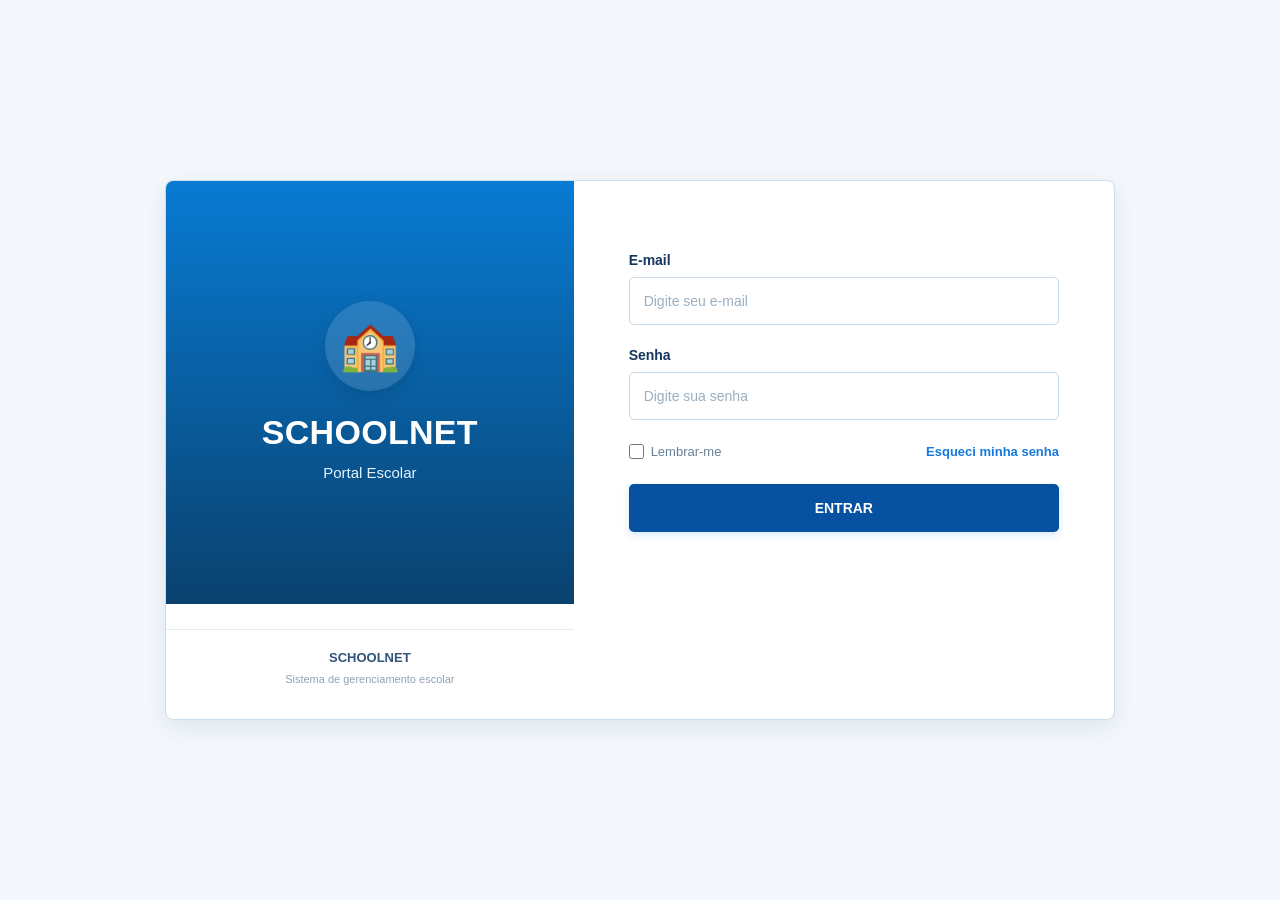
<file: frontend/index.html>
<!DOCTYPE html>
<html lang="pt-BR">

<head>
    <meta charset="UTF-8">

    <meta name="viewport" content="width=device-width, initial-scale=1.0">

    <title>SCHOOLNET</title>

    <link rel="stylesheet" href="style.css">
</head>

<body class="login-page">

    <main class="login-container">

        <section class="login-card">

            <!-- CABEÇALHO -->
            <header class="login-header">

                <div class="logo">
                    🏫
                </div>

                <h1>SCHOOLNET</h1>

                <p>Portal Escolar</p>

            </header>


            <!-- MENSAGEM DE ERRO -->
            <div
                id="loginMessage"
                class="message message-error hidden"
                role="alert"
            >
                E-mail ou senha incorretos.
            </div>


            <!-- FORMULÁRIO -->
            <form id="loginForm">

                <!-- E-MAIL -->
                <div class="form-group">

                    <label for="email">
                        E-mail
                    </label>

                    <input
                        type="email"
                        id="email"
                        name="email"
                        placeholder="Digite seu e-mail"
                        autocomplete="email"
                        required
                    >

                </div>


                <!-- SENHA -->
                <div class="form-group">

                    <label for="password">
                        Senha
                    </label>

                    <input
                        type="password"
                        id="password"
                        name="password"
                        placeholder="Digite sua senha"
                        autocomplete="current-password"
                        required
                    >

                </div>


                <!-- OPÇÕES -->
                <div class="login-options">

                    <label class="remember-me">

                        <input
                            type="checkbox"
                            id="remember"
                            name="remember"
                        >

                        <span>Lembrar-me</span>

                    </label>


                    <a
                        href="#"
                        id="forgotPassword"
                    >
                        Esqueci minha senha
                    </a>

                </div>


                <!-- BOTÃO -->
                <button
                    type="submit"
                    id="loginButton"
                    class="btn btn-primary"
                >
                    ENTRAR
                </button>

            </form>


            <!-- RODAPÉ -->
            <footer class="login-footer">

                <p>SCHOOLNET</p>

                <span>
                    Sistema de gerenciamento escolar
                </span>

            </footer>

        </section>

    </main>


    <!-- JAVASCRIPT EXTERNO -->
    <script src="api.js"></script>
    <script src="auth.js"></script>

</body>

</html>
</file>
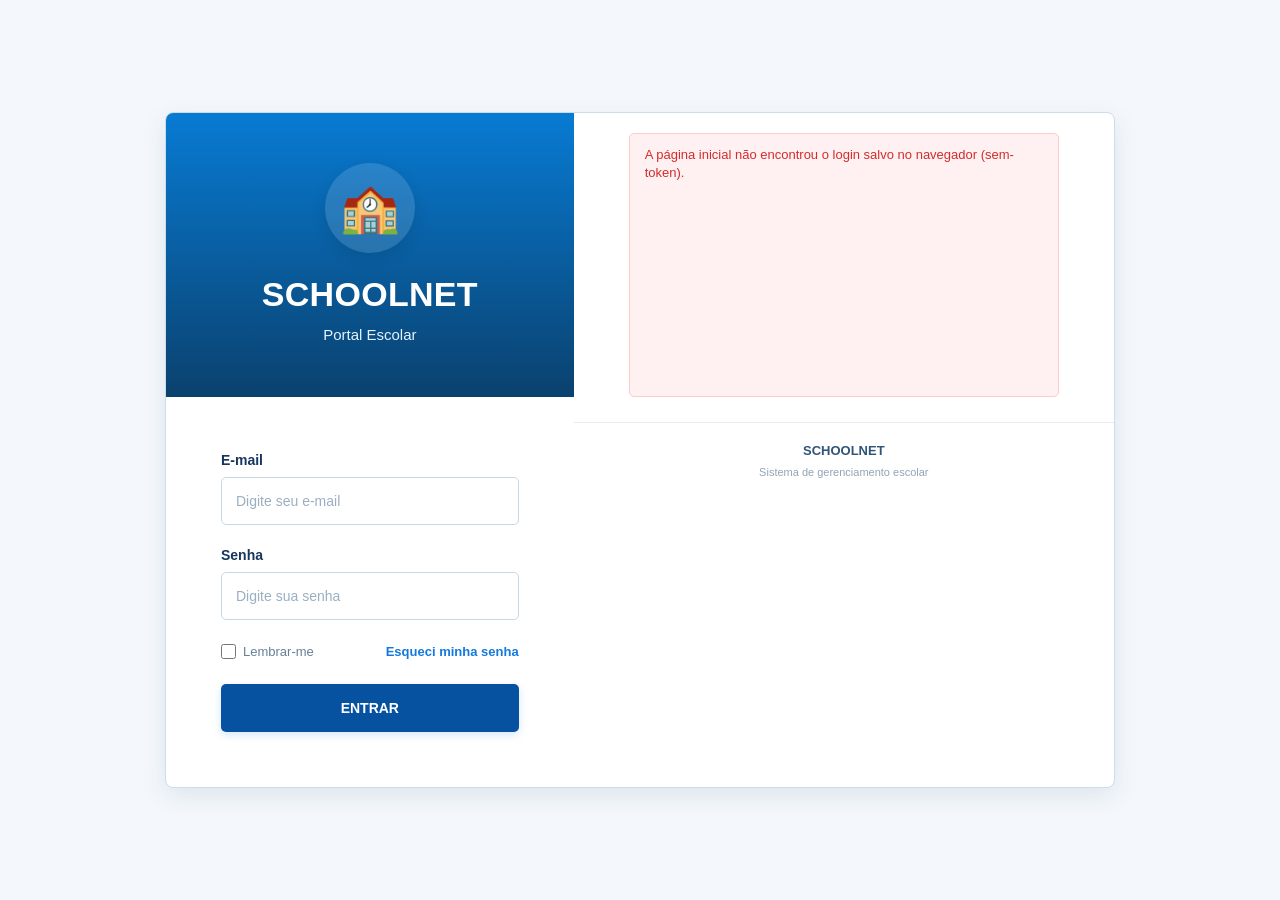
<file: frontend/page/inicio.html>
<!DOCTYPE html>
<html lang="pt-BR">

<head>
    <meta charset="UTF-8">
    <meta name="viewport" content="width=device-width, initial-scale=1.0">

    <title>Schoolnet - Início</title>

    <link rel="stylesheet" href="../style.css">
</head>

<body class="dashboard-page">

    <!-- =========================================
         CABEÇALHO
    ========================================== -->

    <header class="topbar">

        <div class="topbar-brand">

            <div class="school-logo">
                🎓
            </div>

            <strong>Schoolnet</strong>

            <span>
                Conectando alunos, professores e a escola.
            </span>

        </div>

        <div class="topbar-user">

            <div class="user-avatar">
                👤
            </div>

            <div class="user-data">

                <strong data-user-name>Usuário</strong>

                <span data-user-role>-</span>

            </div>

            <span class="user-arrow">⌄</span>

        </div>

    </header>


    <!-- =========================================
         LAYOUT PRINCIPAL
    ========================================== -->

    <div class="dashboard-layout">


        <!-- =====================================
             MENU LATERAL
        ====================================== -->

        <aside class="sidebar">

            <div class="sidebar-brand">

                <span>🎓</span>

                <strong>Schoolnet</strong>

            </div>


            <nav class="sidebar-menu">

                <a href="inicio.html" class="sidebar-item active">

                    <span>⌂</span>
                    <span>Início</span>

                </a>


                <a href="usuarios/usuarios.html" class="sidebar-item">

                    <span>👥</span>
                    <span>Usuários</span>

                </a>


                <a href="usuarios/cadastro.html" class="sidebar-item">

                    <span>＋</span>
                    <span>Novo usuário</span>

                </a>


                <a href="eventos/eventos.html" class="sidebar-item">

                    <span>▦</span>
                    <span>Eventos</span>

                </a>

            </nav>


            <div class="sidebar-bottom">

                <a href="#" class="sidebar-item">

                    <span>⚙</span>
                    <span>Configurações</span>

                </a>

                <a href="#" class="sidebar-item" data-logout>

                    <span>↪</span>
                    <span>Sair</span>

                </a>

            </div>

        </aside>


        <!-- =====================================
             CONTEÚDO
        ====================================== -->

        <main class="dashboard-content">


            <!-- BOAS-VINDAS -->

            <section class="welcome">

                <div>

                    <h1>Olá, <span data-user-first-name>usuário</span>!</h1>

                    <p>
                        Bem-vindo(a) de volta!
                    </p>

                </div>

            </section>


            <!-- =================================
                 CARDS
            ================================== -->

            <section class="dashboard-cards">


                <!-- HORÁRIOS -->

                <a href="#" class="dashboard-card card-blue">

                    <div class="card-icon">
                        ▣
                    </div>

                    <h2>Horários</h2>

                    <p>
                        Veja seus horários
                    </p>

                </a>


                <!-- ATIVIDADES -->

                <a href="#" class="dashboard-card card-green">

                    <div class="card-icon">
                        ✓
                    </div>

                    <h2>Atividades</h2>

                    <p>
                        Consulte suas atividades
                    </p>

                </a>


                <!-- CONTEÚDOS -->

                <a href="#" class="dashboard-card card-purple">

                    <div class="card-icon">
                        ▣
                    </div>

                    <h2>Conteúdos</h2>

                    <p>
                        Materiais das aulas
                    </p>

                </a>


                <!-- AVISOS -->

                <a href="#" class="dashboard-card card-yellow">

                    <div class="card-icon">
                        ⚑
                    </div>

                    <h2>Avisos</h2>

                    <p>
                        Avisos da escola
                    </p>

                </a>


                <!-- EVENTOS -->

                <a href="eventos/eventos.html" class="dashboard-card card-cyan">

                    <div class="card-icon">
                        ▦
                    </div>

                    <h2>Eventos</h2>

                    <p>
                        Próximos eventos
                    </p>

                </a>

            </section>


            <!-- =================================
                 PRÓXIMOS EVENTOS
            ================================== -->

            <section class="information-box">

                <div class="information-header">

                    <h2>Próximos eventos</h2>

                    <a href="eventos/eventos.html">
                        Ver todos
                    </a>

                </div>


                <div class="event-list" id="homeEvents">

                    <div class="table-status">
                        Carregando eventos...
                    </div>

                </div>

            </section>


        </main>

    </div>


    <!-- =========================================
         RODAPÉ
    ========================================== -->

    <footer class="dashboard-footer">

        <div>
            🛡️
            <span>
                <strong>Acessibilidade</strong>
                <small>Interface inclusiva</small>
            </span>
        </div>

        <div>
            📱
            <span>
                <strong>Responsividade</strong>
                <small>Funciona em todos os dispositivos</small>
            </span>
        </div>

        <div>
            ⚙️
            <span>
                <strong>Flexbox / Grid</strong>
                <small>Layout moderno</small>
            </span>
        </div>

        <div>
            &lt;/&gt;
            <span>
                <strong>API</strong>
                <small>Integração com back-end</small>
            </span>
        </div>

        <div class="footer-brand">
            🎓
            <strong>Schoolnet</strong>
        </div>

    </footer>

    <script src="../api.js"></script>
    <script src="../session.js"></script>
    <script src="inicio.js"></script>
</body>
</html>
</file>
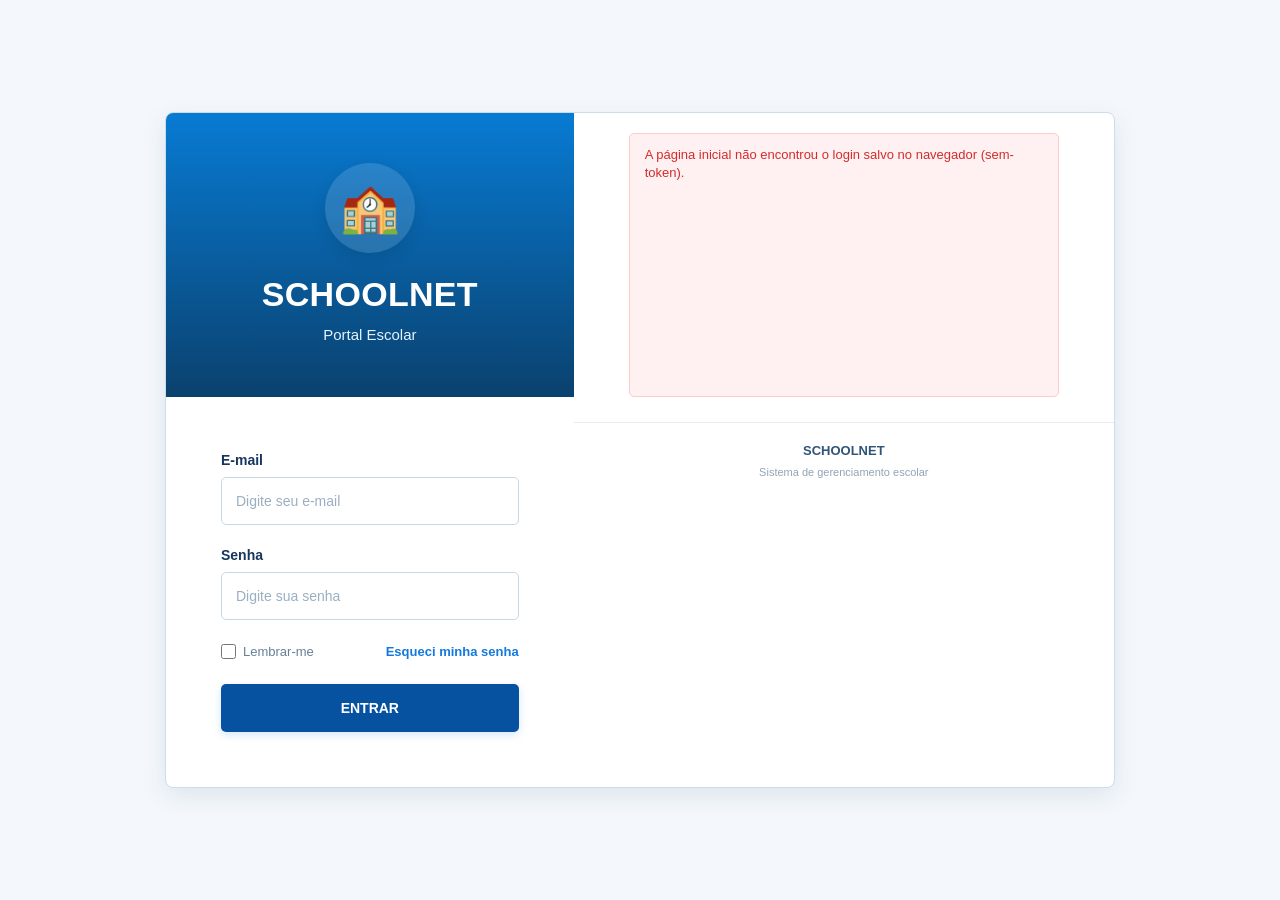
<file: frontend/page/eventos/eventos.html>
<!DOCTYPE html>
<html lang="pt-BR">

<head>
    <meta charset="UTF-8">
    <meta name="viewport" content="width=device-width, initial-scale=1.0">

    <title>Schoolnet - Eventos</title>

    <link rel="stylesheet" href="../../style.css">
</head>

<body class="dashboard-page">

    <!-- =========================================
         CABEÇALHO
    ========================================== -->

    <header class="topbar">

        <div class="topbar-brand">

            <div class="school-logo">
                🎓
            </div>

            <strong>Schoolnet</strong>

            <span>
                Conectando alunos, professores e a escola.
            </span>

        </div>

        <div class="topbar-user">

            <div class="user-avatar">
                👤
            </div>

            <div class="user-data">

                <strong data-user-name>Usuário</strong>

                <span data-user-role>-</span>

            </div>

            <span class="user-arrow">⌄</span>

        </div>

    </header>


    <!-- =========================================
         LAYOUT PRINCIPAL
    ========================================== -->

    <div class="dashboard-layout">


        <!-- =====================================
             MENU LATERAL
        ====================================== -->

        <aside class="sidebar">

            <div class="sidebar-brand">

                <span>🎓</span>

                <strong>Schoolnet</strong>

            </div>


            <nav class="sidebar-menu">

                <a href="../inicio.html" class="sidebar-item">

                    <span>⌂</span>
                    <span>Início</span>

                </a>


                <a href="../usuarios/usuarios.html" class="sidebar-item">

                    <span>👥</span>
                    <span>Usuários</span>

                </a>


                <a href="../usuarios/cadastro.html" class="sidebar-item">

                    <span>＋</span>
                    <span>Novo usuário</span>

                </a>


                <a href="eventos.html" class="sidebar-item active">

                    <span>▦</span>
                    <span>Eventos</span>

                </a>

            </nav>


            <div class="sidebar-bottom">

                <a href="#" class="sidebar-item" data-logout>

                    <span>↪</span>
                    <span>Sair</span>

                </a>

            </div>

        </aside>


        <!-- =====================================
             CONTEÚDO
        ====================================== -->

        <main class="dashboard-content">


            <!-- CABEÇALHO DA PÁGINA -->

            <section class="page-header">

                <div>

                    <h1>Eventos</h1>

                    <p>
                        Consulte e organize os eventos da escola.
                    </p>

                </div>

                <button
                    type="button"
                    id="openEventoModal"
                    class="btn btn-primary"
                    style="width:auto; padding:0 20px;"
                >
                    + Novo evento
                </button>

            </section>


            <!-- =================================
                 FILTROS
            ================================== -->

            <section class="information-box">

                <div class="filters-grid">

                    <div class="form-group">
                        <label for="eventoSearch">Buscar</label>
                        <input
                            type="search"
                            id="eventoSearch"
                            placeholder="Buscar por título ou local"
                        >
                    </div>

                    <div class="form-group">
                        <label for="tipoFilter">Tipo</label>
                        <select id="tipoFilter">
                            <option value="">Todos</option>
                        </select>
                    </div>

                    <div class="form-group">
                        <label for="publicoFilter">Público</label>
                        <select id="publicoFilter">
                            <option value="">Todos</option>
                        </select>
                    </div>

                    <div class="form-group">
                        <label for="mesFilter">Mês</label>
                        <select id="mesFilter">
                            <option value="">Todos</option>
                        </select>
                    </div>

                </div>

            </section>


            <!-- =================================
                 LISTA
            ================================== -->

            <div class="list-heading">

                <span id="eventoCount">0 eventos</span>

                <button type="button" id="refreshEventos" class="btn btn-secondary btn-small">
                    ↻ Atualizar
                </button>

            </div>


            <div id="eventosStatus" class="table-status" role="status">
                Carregando eventos...
            </div>


            <section class="events-grid" id="eventosGrid"></section>

        </main>

    </div>


    <!-- =========================================
         MODAL NOVO / EDITAR EVENTO
    ========================================== -->

    <div class="modal-overlay" id="eventoModal">

        <div class="modal" role="dialog" aria-modal="true" aria-labelledby="modalTitle">

            <div class="modal-header">

                <div>
                    <h2 id="modalTitle">Novo evento</h2>
                    <p id="modalSubtitle">Cadastre um novo evento escolar.</p>
                </div>

                <button type="button" class="icon-btn" id="closeEventoModal" title="Fechar">✕</button>

            </div>


            <div id="eventoMessage" class="message hidden" role="alert"></div>


            <form id="eventoForm" class="form-grid" novalidate>

                <div class="form-group form-full">
                    <label for="titulo">Título</label>
                    <input type="text" id="titulo" name="titulo" placeholder="Ex.: Feira de Ciências" required>
                </div>

                <div class="form-group">
                    <label for="data">Data</label>
                    <input type="date" id="data" name="data" required>
                </div>

                <div class="form-group">
                    <label for="local">Local</label>
                    <input type="text" id="local" name="local" placeholder="Ex.: Auditório" required>
                </div>

                <div class="form-group">
                    <label for="inicio">Início</label>
                    <input type="time" id="inicio" name="inicio" required>
                </div>

                <div class="form-group">
                    <label for="fim">Término</label>
                    <input type="time" id="fim" name="fim">
                </div>

                <div class="form-group">
                    <label for="tipo">Tipo</label>
                    <select id="tipo" name="tipo" required>
                        <option value="">Selecione</option>
                    </select>
                </div>

                <div class="form-group">
                    <label for="publico">Público</label>
                    <select id="publico" name="publico" required>
                        <option value="">Selecione</option>
                    </select>
                </div>

                <div class="form-group form-full">
                    <label for="descricao">Descrição</label>
                    <textarea id="descricao" name="descricao" rows="4" placeholder="Descreva o evento..."></textarea>
                </div>

                <div class="form-actions form-full">

                    <button
                        type="button"
                        id="cancelEvento"
                        class="btn btn-secondary"
                        style="width:auto; padding:0 20px;"
                    >
                        Cancelar
                    </button>

                    <button
                        type="submit"
                        id="saveEvento"
                        class="btn btn-primary"
                        style="width:auto; padding:0 20px;"
                    >
                        Salvar
                    </button>

                </div>

            </form>

        </div>

    </div>


    <script src="../../api.js"></script>
    <script src="../../session.js"></script>
    <script src="eventos.js"></script>

</body>
</html>
</file>
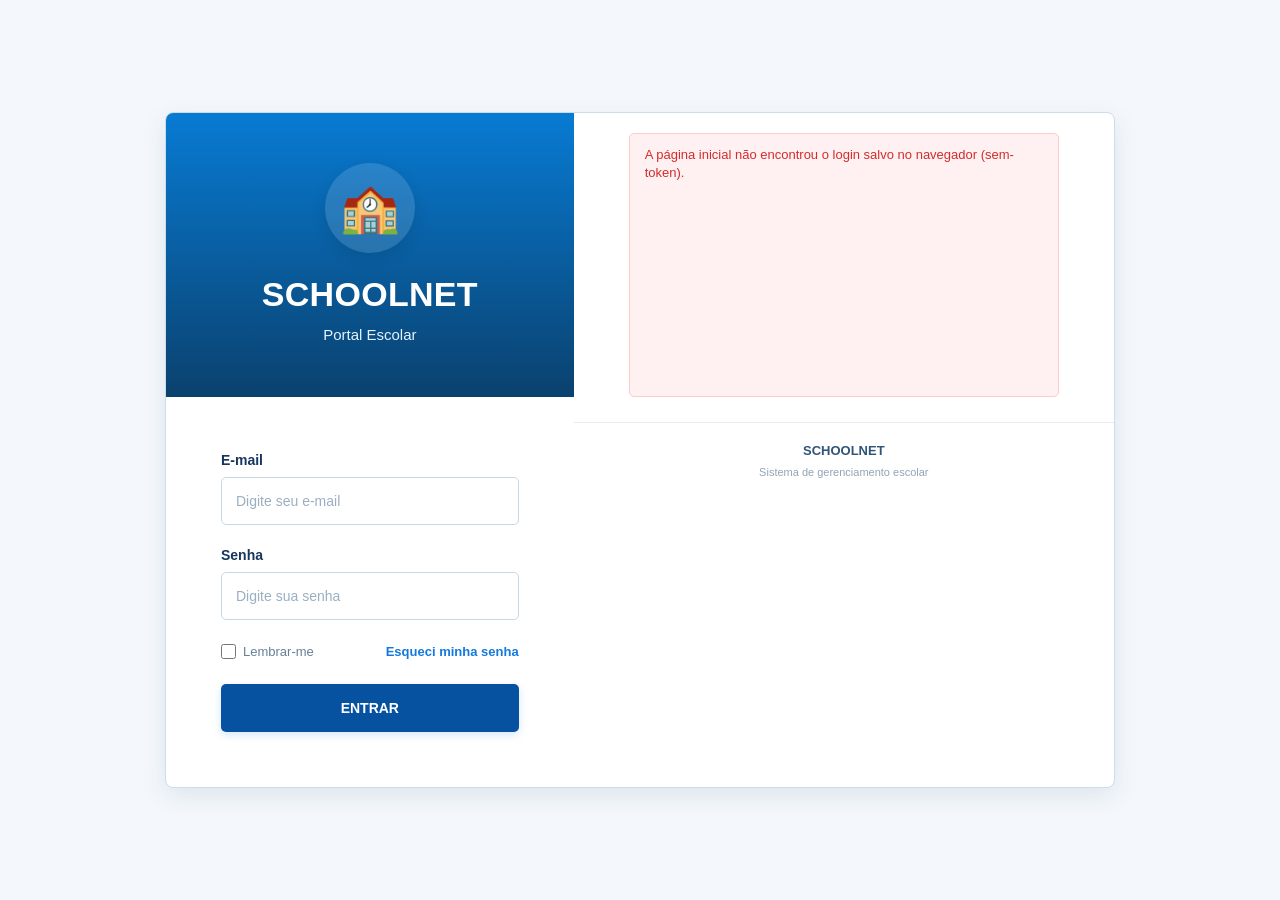
<file: frontend/page/usuarios/cadastro.html>
<!DOCTYPE html>
<html lang="pt-BR">

<head>
    <meta charset="UTF-8">
    <meta name="viewport" content="width=device-width, initial-scale=1.0">

    <title>Schoolnet - Cadastro de usuário</title>

    <link rel="stylesheet" href="../../style.css">
</head>

<body class="dashboard-page">

    <!-- =========================================
         CABEÇALHO
    ========================================== -->

    <header class="topbar">

        <div class="topbar-brand">

            <div class="school-logo">
                🎓
            </div>

            <strong>Schoolnet</strong>

            <span>
                Conectando alunos, professores e a escola.
            </span>

        </div>

        <div class="topbar-user">

            <div class="user-avatar">
                👤
            </div>

            <div class="user-data">

                <strong data-user-name>Usuário</strong>

                <span data-user-role>-</span>

            </div>

            <span class="user-arrow">⌄</span>

        </div>

    </header>


    <!-- =========================================
         LAYOUT PRINCIPAL
    ========================================== -->

    <div class="dashboard-layout">


        <!-- =====================================
             MENU LATERAL
        ====================================== -->

        <aside class="sidebar">

            <div class="sidebar-brand">

                <span>🎓</span>

                <strong>Schoolnet</strong>

            </div>


            <nav class="sidebar-menu">

                <a href="../inicio.html" class="sidebar-item">

                    <span>⌂</span>
                    <span>Início</span>

                </a>


                <a href="usuarios.html" class="sidebar-item">

                    <span>👥</span>
                    <span>Usuários</span>

                </a>


                <a href="cadastro.html" class="sidebar-item active">

                    <span>＋</span>
                    <span>Novo usuário</span>

                </a>


                <a href="../eventos/eventos.html" class="sidebar-item">

                    <span>▦</span>
                    <span>Eventos</span>

                </a>

            </nav>


            <div class="sidebar-bottom">

                <a href="#" class="sidebar-item" data-logout>

                    <span>↪</span>
                    <span>Sair</span>

                </a>

            </div>

        </aside>


        <!-- =====================================
             CONTEÚDO
        ====================================== -->

        <main class="dashboard-content">


            <!-- CABEÇALHO DA PÁGINA -->

            <section class="page-header">

                <div>

                    <h1 id="formTitle">Novo usuário</h1>

                    <p id="formSubtitle">
                        Preencha os dados para cadastrar um usuário.
                    </p>

                </div>

            </section>


            <!-- =================================
                 FORMULÁRIO
            ================================== -->

            <section class="information-box">

                <div id="formMessage" class="message hidden" role="alert"></div>

                <form id="userForm" class="form-grid" novalidate>

                    <div class="form-group form-full">
                        <label for="nome">Nome completo</label>
                        <input
                            type="text"
                            id="nome"
                            name="nome"
                            placeholder="Ex.: João Silva"
                            autocomplete="name"
                            required
                        >
                    </div>


                    <div class="form-group">
                        <label for="email">E-mail</label>
                        <input
                            type="email"
                            id="email"
                            name="email"
                            placeholder="joao@exemplo.com"
                            autocomplete="off"
                            required
                        >
                    </div>


                    <div class="form-group">
                        <label for="perfil">Perfil</label>
                        <select id="perfil" name="perfil" required>
                            <option value="">Selecione</option>
                        </select>
                    </div>


                    <div class="form-group">
                        <label for="senha">Senha</label>
                        <input
                            type="password"
                            id="senha"
                            name="senha"
                            placeholder="Mínimo de 6 caracteres"
                            autocomplete="new-password"
                        >
                    </div>


                    <div class="form-group">
                        <label for="confirmar">Confirmar senha</label>
                        <input
                            type="password"
                            id="confirmar"
                            name="confirmar"
                            placeholder="Repita a senha"
                            autocomplete="new-password"
                        >
                    </div>


                    <div class="form-actions form-full">

                        <a href="usuarios.html" class="btn btn-secondary" style="width:auto; padding:0 20px;">
                            Cancelar
                        </a>

                        <button
                            type="submit"
                            id="saveButton"
                            class="btn btn-primary"
                            style="width:auto; padding:0 20px;"
                        >
                            Salvar
                        </button>

                    </div>

                </form>

            </section>


        </main>

    </div>

    <script src="../../api.js"></script>
    <script src="../../session.js"></script>
    <script src="cadastro.js"></script>

</body>
</html>
</file>
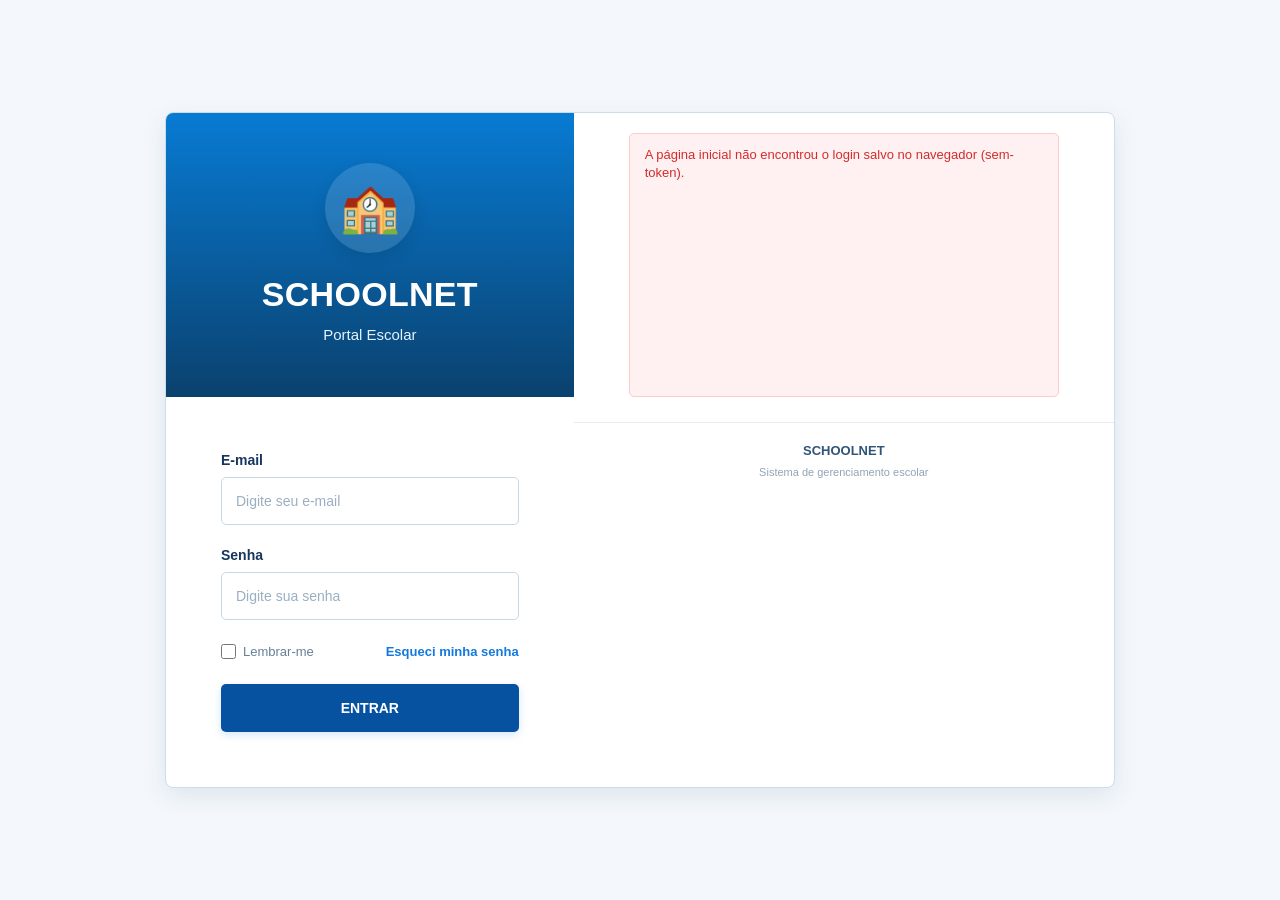
<file: frontend/page/usuarios/usuarios.html>
<!DOCTYPE html>
<html lang="pt-BR">

<head>
    <meta charset="UTF-8">
    <meta name="viewport" content="width=device-width, initial-scale=1.0">

    <title>Schoolnet - Usuários</title>

    <link rel="stylesheet" href="../../style.css">
</head>

<body class="dashboard-page">

    <!-- =========================================
         CABEÇALHO
    ========================================== -->

    <header class="topbar">

        <div class="topbar-brand">

            <div class="school-logo">
                🎓
            </div>

            <strong>Schoolnet</strong>

            <span>
                Conectando alunos, professores e a escola.
            </span>

        </div>

        <div class="topbar-user">

            <div class="user-avatar">
                👤
            </div>

            <div class="user-data">

                <strong data-user-name>Usuário</strong>

                <span data-user-role>-</span>

            </div>

            <span class="user-arrow">⌄</span>

        </div>

    </header>


    <!-- =========================================
         LAYOUT PRINCIPAL
    ========================================== -->

    <div class="dashboard-layout">


        <!-- =====================================
             MENU LATERAL
        ====================================== -->

        <aside class="sidebar">

            <div class="sidebar-brand">

                <span>🎓</span>

                <strong>Schoolnet</strong>

            </div>


            <nav class="sidebar-menu">

                <a href="../inicio.html" class="sidebar-item">

                    <span>⌂</span>
                    <span>Início</span>

                </a>


                <a href="usuarios.html" class="sidebar-item active">

                    <span>👥</span>
                    <span>Usuários</span>

                </a>


                <a href="cadastro.html" class="sidebar-item">

                    <span>＋</span>
                    <span>Novo usuário</span>

                </a>


                <a href="../eventos/eventos.html" class="sidebar-item">

                    <span>▦</span>
                    <span>Eventos</span>

                </a>

            </nav>


            <div class="sidebar-bottom">

                <a href="#" class="sidebar-item" data-logout>

                    <span>↪</span>
                    <span>Sair</span>

                </a>

            </div>

        </aside>


        <!-- =====================================
             CONTEÚDO
        ====================================== -->

        <main class="dashboard-content">


            <!-- CABEÇALHO DA PÁGINA -->

            <section class="page-header">

                <div>

                    <h1>Usuários</h1>

                    <p>
                        Gerencie alunos, professores e administradores.
                    </p>

                </div>

                <a href="cadastro.html" class="btn btn-primary" style="width:auto; padding:0 20px;">
                    + Adicionar
                </a>

            </section>


            <!-- =================================
                 LISTA
            ================================== -->

            <section class="information-box">

                <div class="table-tools">

                    <input
                        type="search"
                        id="searchUser"
                        class="input-search"
                        placeholder="Buscar por nome, e-mail ou perfil"
                    >

                </div>


                <div id="usersStatus" class="table-status" role="status">
                    Carregando usuários...
                </div>


                <div class="table-wrapper">

                    <table class="table">

                        <thead>
                            <tr>
                                <th>Nome</th>
                                <th>E-mail</th>
                                <th>Perfil</th>
                                <th class="col-actions">Ações</th>
                            </tr>
                        </thead>

                        <tbody id="usersBody"></tbody>

                    </table>

                </div>

            </section>


        </main>

    </div>

    <script src="../../api.js"></script>
    <script src="../../session.js"></script>
    <script src="usuarios.js"></script>

</body>
</html>
</file>
<file: frontend/style.css>
/* =========================================================
   SCHOOLNET
   CSS ÚNICO DO SISTEMA
========================================================= */

* {
    margin: 0;
    padding: 0;
    box-sizing: border-box;
}

html {
    font-size: 16px;
    scroll-behavior: smooth;
}

body {
    font-family: "Segoe UI", Arial, Helvetica, sans-serif;
    min-height: 100vh;
    color: #17365d;
}

button,
input,
select,
textarea {
    font-family: inherit;
}

a {
    text-decoration: none;
}


/* =========================================================
   =========================================================
   LOGIN
   =========================================================
========================================================= */

.login-page {
    min-height: 100vh;

    display: flex;
    align-items: center;
    justify-content: center;

    padding: 30px;

    background: #f4f8fc;
}


/* =========================================================
   CONTAINER LOGIN
========================================================= */

.login-container {
    width: 100%;
    max-width: 950px;
}


/* =========================================================
   CARD PRINCIPAL
========================================================= */

.login-card {
    display: grid;

    grid-template-columns: 43% 57%;

    min-height: 540px;

    background: #ffffff;

    border: 1px solid #cbddec;

    border-radius: 8px;

    overflow: hidden;

    box-shadow:
        0 8px 25px rgba(18, 54, 95, 0.10);
}


/* =========================================================
   LADO AZUL DO LOGIN
========================================================= */

.login-header {
    position: relative;

    display: flex;
    flex-direction: column;
    align-items: center;
    justify-content: center;

    padding: 50px 35px;

    text-align: center;

    color: #ffffff;

    background:
        linear-gradient(
            180deg,
            #087bd3 0%,
            #0a416e 100%
        );
}


/* =========================================================
   LOGO
========================================================= */

.login-header .logo {
    width: 90px;
    height: 90px;

    display: flex;
    align-items: center;
    justify-content: center;

    margin-bottom: 22px;

    border-radius: 50%;

    background: rgba(255, 255, 255, 0.13);

    font-size: 48px;

    box-shadow:
        0 5px 15px rgba(0, 0, 0, 0.10);
}


/* =========================================================
   TÍTULO SCHOOLNET
========================================================= */

.login-header h1 {
    margin-bottom: 10px;

    color: #ffffff;

    font-size: 34px;

    font-weight: 700;

    letter-spacing: 0.3px;
}


/* =========================================================
   SUBTÍTULO
========================================================= */

.login-header p {
    max-width: 260px;

    color: #e5f3ff;

    font-size: 15px;

    line-height: 1.5;
}


/* =========================================================
   FORMULÁRIO
========================================================= */

.login-card form {
    display: flex;
    flex-direction: column;
    justify-content: center;

    padding: 55px 55px;
}


/* =========================================================
   GRUPO DO FORMULÁRIO
========================================================= */

.form-group {
    margin-bottom: 22px;
}


/* =========================================================
   LABEL
========================================================= */

.form-group label {
    display: block;

    margin-bottom: 9px;

    color: #17365d;

    font-size: 14px;

    font-weight: 700;
}


/* =========================================================
   INPUT
========================================================= */

.form-group input {
    width: 100%;
    height: 48px;

    padding: 0 14px;

    border: 1px solid #c7d9e9;

    border-radius: 5px;

    outline: none;

    background: #ffffff;

    color: #17365d;

    font-size: 14px;

    transition: 0.2s ease;
}


/* =========================================================
   PLACEHOLDER
========================================================= */

.form-group input::placeholder {
    color: #9aafc2;
}


/* =========================================================
   INPUT FOCADO
========================================================= */

.form-group input:focus {
    border-color: #1479df;

    box-shadow:
        0 0 0 3px rgba(20, 121, 223, 0.10);
}


/* =========================================================
   OPÇÕES
========================================================= */

.login-options {
    display: flex;
    align-items: center;
    justify-content: space-between;

    gap: 15px;

    margin-top: 2px;
    margin-bottom: 25px;

    font-size: 13px;
}


/* =========================================================
   LEMBRAR-ME
========================================================= */

.remember-me {
    display: flex;
    align-items: center;

    gap: 7px;

    color: #667f98;

    cursor: pointer;
}

.remember-me input {
    width: 15px;
    height: 15px;

    accent-color: #1479df;

    cursor: pointer;
}

.remember-me span {
    font-size: 13px;
}


/* =========================================================
   ESQUECI SENHA
========================================================= */

.login-options a {
    color: #1479df;

    font-size: 13px;

    font-weight: 600;
}

.login-options a:hover {
    text-decoration: underline;
}


/* =========================================================
   BOTÃO
========================================================= */

.btn {
    width: 100%;
    height: 48px;

    border: none;

    border-radius: 5px;

    cursor: pointer;

    font-size: 14px;

    font-weight: 700;

    transition: 0.2s ease;
}


/* =========================================================
   BOTÃO PRINCIPAL
========================================================= */

.btn-primary {
    background: #0751a1;

    color: #ffffff;

    box-shadow:
        0 3px 8px rgba(20, 121, 223, 0.18);
}


.btn-primary:hover {
    background: #086bc9;

    box-shadow:
        0 5px 12px rgba(20, 121, 223, 0.25);
}


.btn-primary:active {
    transform: scale(0.99);
}


/* =========================================================
   BOTÃO DESABILITADO
========================================================= */

.btn:disabled {
    opacity: 0.6;

    cursor: not-allowed;

    box-shadow: none;
}


/* =========================================================
   MENSAGEM
========================================================= */

.message {
    padding: 12px 15px;

    margin: 20px 55px 0;

    border-radius: 5px;

    font-size: 13px;

    line-height: 1.4;
}


.message-error {
    background: #fff1f1;

    border: 1px solid #ffcaca;

    color: #d22c2c;
}


.message-success {
    background: #effcf4;

    border: 1px solid #bce9cc;

    color: #178044;
}


.hidden {
    display: none;
}


/* =========================================================
   RODAPÉ DO LOGIN
========================================================= */

.login-footer {
    margin-top: 25px;

    padding-top: 20px;

    border-top: 1px solid #e3ebf3;

    text-align: center;
}


.login-footer p {
    margin-bottom: 4px;

    color: #315578;

    font-size: 13px;

    font-weight: 700;
}


.login-footer span {
    color: #91a4b6;

    font-size: 11px;
}


/* =========================================================
   =========================================================
   DASHBOARD
   =========================================================
========================================================= */

.dashboard-page {
    min-height: 100vh;

    background: #f4f8fc;

    color: #17365d;
}


/* =========================================================
   TOPBAR
========================================================= */

.topbar {
    height: 64px;

    display: flex;
    align-items: center;
    justify-content: space-between;

    padding: 0 28px;

    background:
        linear-gradient(
            90deg,
            #12365f,
            #174875
        );

    color: #ffffff;
}


/* =========================================================
   MARCA
========================================================= */

.topbar-brand {
    display: flex;
    align-items: center;

    gap: 10px;
}


.school-logo {
    font-size: 31px;
}


.topbar-brand strong {
    color: #ffffff;

    font-size: 30px;

    font-weight: 700;
}


.topbar-brand span {
    margin-left: 5px;

    color: #c6ddf2;

    font-size: 14px;
}


/* =========================================================
   USUÁRIO
========================================================= */

.topbar-user {
    display: flex;
    align-items: center;

    gap: 10px;
}


.user-avatar {
    width: 38px;
    height: 38px;

    display: flex;
    align-items: center;
    justify-content: center;

    background: #ffffff;

    border-radius: 50%;

    font-size: 20px;
}


.user-data {
    display: flex;
    flex-direction: column;
}


.user-data strong {
    color: #ffffff;

    font-size: 13px;
}


.user-data span {
    color: #b9d2e9;

    font-size: 11px;
}


.user-arrow {
    color: #ffffff;

    font-size: 18px;
}


/* =========================================================
   LAYOUT
========================================================= */

.dashboard-layout {
    display: flex;

    min-height: calc(100vh - 64px);
}


/* =========================================================
   SIDEBAR
========================================================= */

.sidebar {
    width: 195px;

    flex-shrink: 0;

    display: flex;
    flex-direction: column;

    padding: 12px 8px;

    background: #062d52;

    color: #ffffff;
}


/* =========================================================
   LOGO SIDEBAR
========================================================= */

.sidebar-brand {
    display: flex;
    align-items: center;

    gap: 8px;

    padding: 11px 8px 17px;

    margin-bottom: 10px;

    border-bottom:
        1px solid rgba(255, 255, 255, 0.12);
}


.sidebar-brand span {
    font-size: 18px;
}


.sidebar-brand strong {
    color: #ffffff;

    font-size: 14px;
}


/* =========================================================
   MENU
========================================================= */

.sidebar-menu {
    display: flex;
    flex-direction: column;

    gap: 3px;
}


.sidebar-item {
    min-height: 38px;

    display: flex;
    align-items: center;

    gap: 10px;

    padding: 0 11px;

    border-radius: 5px;

    color: #d9e9f8;

    font-size: 13px;

    transition: 0.2s ease;
}


.sidebar-item:hover {
    background: #0a416e;

    color: #ffffff;
}


.sidebar-item.active {
    background: #087ddd;

    color: #ffffff;
}


.sidebar-item span:first-child {
    width: 20px;

    text-align: center;

    font-size: 16px;
}


/* =========================================================
   MENU INFERIOR
========================================================= */

.sidebar-bottom {
    margin-top: auto;

    padding-top: 15px;

    border-top:
        1px solid rgba(255,255,255,0.12);
}


/* =========================================================
   CONTEÚDO
========================================================= */

.dashboard-content {
    flex: 1;

    width: 100%;

    max-width: 1150px;

    margin: 0 auto;

    padding: 25px;
}


/* =========================================================
   BOAS-VINDAS
========================================================= */

.welcome {
    margin-bottom: 20px;
}


.welcome h1 {
    margin-bottom: 5px;

    color: #07376a;

    font-size: 24px;

    font-weight: 700;
}


.welcome p {
    color: #6d87a0;

    font-size: 13px;
}


/* =========================================================
   CARDS
========================================================= */

.dashboard-cards {
    display: grid;

    grid-template-columns:
        repeat(3, 1fr);

    gap: 12px;

    margin-bottom: 22px;
}


.dashboard-card {
    min-height: 105px;

    display: flex;
    flex-direction: column;
    align-items: flex-start;
    justify-content: center;

    padding: 17px;

    border-radius: 6px;

    color: #ffffff;

    box-shadow:
        0 3px 7px rgba(0,0,0,0.08);

    transition:
        transform 0.2s ease,
        box-shadow 0.2s ease;
}


.dashboard-card:hover {
    transform: translateY(-3px);

    box-shadow:
        0 7px 16px rgba(0,0,0,0.13);
}


.card-icon {
    width: 36px;
    height: 36px;

    display: flex;
    align-items: center;
    justify-content: center;

    margin-bottom: 8px;

    font-size: 21px;
}


.dashboard-card h2 {
    margin-bottom: 4px;

    color: #ffffff;

    font-size: 15px;

    font-weight: 700;
}


.dashboard-card p {
    color: rgba(255,255,255,0.9);

    font-size: 11px;
}


/* =========================================================
   CORES
========================================================= */

.card-orange {
    background: #ff6049;
}


.card-blue {
    background: #168ff0;
}


.card-green {
    background: #30b878;
}


.card-purple {
    background: #9854df;
}


.card-yellow {
    background: #f5a916;
}


.card-cyan {
    background: #12abc0;
}


/* =========================================================
   INFORMAÇÕES
========================================================= */

.information-box {
    padding: 17px;

    background: #ffffff;

    border: 1px solid #cbddec;

    border-radius: 6px;

    box-shadow:
        0 2px 5px rgba(0,0,0,0.04);
}


.information-header {
    display: flex;
    align-items: center;
    justify-content: space-between;

    padding-bottom: 11px;

    margin-bottom: 5px;

    border-bottom: 1px solid #e4edf5;
}


.information-header h2 {
    color: #07376a;

    font-size: 15px;
}


.information-header a {
    color: #087ddd;

    font-size: 11px;

    font-weight: 600;
}


/* =========================================================
   EVENTOS
========================================================= */

.event-list {
    display: flex;
    flex-direction: column;
}


.event-item {
    display: flex;
    align-items: center;

    gap: 11px;

    padding: 11px 5px;

    border-bottom: 1px solid #edf2f7;
}


.event-item:last-child {
    border-bottom: none;
}


.event-dot {
    width: 8px;
    height: 8px;

    flex-shrink: 0;

    background: #168ff0;

    border-radius: 50%;
}


.event-item strong {
    display: block;

    margin-bottom: 3px;

    color: #17365d;

    font-size: 12px;
}


.event-item p {
    color: #7890a6;

    font-size: 10px;
}


/* =========================================================
   RODAPÉ DASHBOARD
========================================================= */

.dashboard-footer {
    min-height: 72px;

    display: flex;
    align-items: center;

    gap: 60px;

    padding: 12px 28px;

    background: #12365f;

    color: #ffffff;
}


.dashboard-footer > div {
    display: flex;
    align-items: center;

    gap: 9px;

    font-size: 21px;
}


.dashboard-footer span {
    display: flex;
    flex-direction: column;
}


.dashboard-footer strong {
    font-size: 11px;
}


.dashboard-footer small {
    color: #b9d2e9;

    font-size: 9px;
}


.footer-brand {
    margin-left: auto;

    font-size: 19px !important;
}


/* =========================================================
   RESPONSIVIDADE
========================================================= */

@media (max-width: 900px) {

    .login-card {
        grid-template-columns: 1fr;
    }

    .login-header {
        min-height: 260px;
    }

    .dashboard-cards {
        grid-template-columns: repeat(2, 1fr);
    }

    .sidebar {
        width: 175px;
    }

}


/* =========================================================
   TABLET / CELULAR
========================================================= */

@media (max-width: 650px) {

    .login-page {
        padding: 15px;
    }

    .login-card {
        grid-template-columns: 1fr;
    }

    .login-header {
        min-height: 250px;

        padding: 35px 25px;
    }

    .login-header h1 {
        font-size: 30px;
    }

    .login-card form {
        padding: 40px 30px;
    }

    .message {
        margin-left: 30px;
        margin-right: 30px;
    }

    .dashboard-header {
        padding: 0 15px;
    }

    .topbar-brand strong {
        font-size: 23px;
    }

    .topbar-brand span {
        display: none;
    }

    .dashboard-layout {
        display: block;
    }

    .sidebar {
        width: 100%;

        overflow-x: auto;

        padding: 6px;
    }

    .sidebar-menu {
        flex-direction: row;

        width: max-content;
    }

    .sidebar-item {
        white-space: nowrap;

        padding: 0 13px;
    }

    .sidebar-bottom {
        display: none;
    }

    .dashboard-content {
        padding: 18px;
    }

    .dashboard-cards {
        grid-template-columns: 1fr;
    }

    .dashboard-footer {
        gap: 20px;

        flex-wrap: wrap;

        padding: 15px;
    }

}


/* =========================================================
   CELULAR PEQUENO
========================================================= */

@media (max-width: 420px) {

    .login-page {
        padding: 10px;
    }

    .login-header {
        padding: 30px 20px;
    }

    .login-header .logo {
        width: 75px;
        height: 75px;

        font-size: 40px;
    }

    .login-header h1 {
        font-size: 27px;
    }

    .login-header p {
        font-size: 13px;
    }

    .login-card form {
        padding: 30px 20px;
    }

    .form-group input {
        height: 46px;
    }

    .btn {
        height: 46px;
    }

    .login-options {
        flex-direction: column;
        align-items: flex-start;
    }

    .message {
        margin-left: 20px;
        margin-right: 20px;
    }

    .user-data {
        display: none;
    }

} 

/* =========================================================
   =========================================================
   PÁGINAS INTERNAS: CABEÇALHO, FORMULÁRIOS, TABELA
   (usuários, cadastro e eventos)
   =========================================================
========================================================= */

.page-header {
    display: flex;
    align-items: center;
    justify-content: space-between;

    gap: 15px;

    margin-bottom: 20px;
}

.page-header h1 {
    margin-bottom: 5px;

    color: #07376a;

    font-size: 24px;
    font-weight: 700;
}

.page-header p {
    color: #6d87a0;

    font-size: 13px;
}

a.btn {
    display: inline-flex;
    align-items: center;
    justify-content: center;
}

.btn-secondary {
    background: #eef3f8;

    color: #3d5a78;

    border: 1px solid #d3e0ec;
}

.btn-secondary:hover {
    background: #e2ebf4;
}

.btn-small {
    width: auto;
    height: 34px;

    padding: 0 14px;

    font-size: 12px;
}


/* ---------- FORMULÁRIO EM GRADE ---------- */

.form-grid {
    display: grid;

    grid-template-columns: 1fr 1fr;

    column-gap: 18px;
}

.form-full {
    grid-column: 1 / -1;
}

.form-actions {
    display: flex;
    justify-content: flex-end;

    gap: 10px;

    margin-top: 5px;
}

.form-group select,
.form-group textarea {
    width: 100%;

    padding: 0 14px;

    border: 1px solid #c7d9e9;

    border-radius: 5px;

    outline: none;

    background: #ffffff;

    color: #17365d;

    font-size: 14px;

    transition: 0.2s ease;
}

.form-group select {
    height: 48px;
}

.form-group textarea {
    min-height: 100px;

    padding-top: 12px;

    resize: vertical;
}

.form-group select:focus,
.form-group textarea:focus {
    border-color: #1479df;

    box-shadow:
        0 0 0 3px rgba(20, 121, 223, 0.10);
}

/* Mensagens dentro de caixas (fora do login) */
.information-box .message,
.modal .message {
    margin: 0 0 16px;
}


/* ---------- TABELA DE USUÁRIOS ---------- */

.table-tools {
    margin-bottom: 14px;
}

.input-search {
    width: 100%;
    height: 42px;

    padding: 0 14px;

    border: 1px solid #c7d9e9;

    border-radius: 5px;

    outline: none;

    font-size: 14px;

    color: #17365d;
}

.input-search:focus {
    border-color: #1479df;

    box-shadow:
        0 0 0 3px rgba(20, 121, 223, 0.10);
}

.table-status {
    padding: 22px;

    text-align: center;

    color: #6d87a0;

    font-size: 13px;
}

.table-wrapper {
    overflow-x: auto;
}

.table {
    width: 100%;

    border-collapse: collapse;
}

.table th {
    padding: 11px 12px;

    background: #f4f8fc;

    border-bottom: 1px solid #e4edf5;

    color: #07376a;

    text-align: left;

    font-size: 12px;
}

.table td {
    padding: 12px;

    border-bottom: 1px solid #edf2f7;

    color: #17365d;

    font-size: 13px;
}

.table tbody tr:hover {
    background: #f9fcff;
}

.col-actions {
    width: 110px;

    text-align: right !important;

    white-space: nowrap;
}

.icon-btn {
    width: 32px;
    height: 32px;

    display: inline-flex;
    align-items: center;
    justify-content: center;

    border: none;

    border-radius: 5px;

    background: transparent;

    color: #087ddd;

    font-size: 16px;

    cursor: pointer;

    transition: 0.2s ease;
}

.icon-btn:hover {
    background: #e8f3ff;
}

.icon-btn.danger {
    color: #d22c2c;
}

.icon-btn.danger:hover {
    background: #fff1f1;
}

.icon-btn:disabled {
    opacity: 0.5;

    cursor: not-allowed;
}


/* =========================================================
   EVENTOS
========================================================= */

.filters-grid {
    display: grid;

    grid-template-columns: 2fr 1fr 1fr 1fr;

    gap: 16px;
}

.filters-grid .form-group {
    margin-bottom: 0;
}

.filters-grid input {
    width: 100%;
    height: 48px;

    padding: 0 14px;

    border: 1px solid #c7d9e9;

    border-radius: 5px;

    outline: none;

    font-size: 14px;

    color: #17365d;
}

.filters-grid input:focus {
    border-color: #1479df;

    box-shadow:
        0 0 0 3px rgba(20, 121, 223, 0.10);
}

.list-heading {
    display: flex;
    align-items: center;
    justify-content: space-between;

    margin: 18px 0 12px;

    color: #6d87a0;

    font-size: 13px;
}

.events-grid {
    display: grid;

    grid-template-columns: repeat(3, 1fr);

    gap: 14px;
}

.event-card {
    display: flex;
    flex-direction: column;

    padding: 17px;

    background: #ffffff;

    border: 1px solid #cbddec;

    border-radius: 6px;

    box-shadow:
        0 2px 5px rgba(0,0,0,0.04);

    transition:
        transform 0.2s ease,
        box-shadow 0.2s ease;
}

.event-card:hover {
    transform: translateY(-2px);

    box-shadow:
        0 6px 14px rgba(0,0,0,0.10);
}

.event-card-top {
    display: flex;
    align-items: flex-start;
    justify-content: space-between;

    margin-bottom: 12px;
}

.event-date {
    width: 52px;
    height: 56px;

    display: flex;
    flex-direction: column;
    align-items: center;
    justify-content: center;

    border-radius: 6px;

    background: #e8f3ff;
}

.event-date strong {
    color: #087ddd;

    font-size: 20px;

    line-height: 1.1;
}

.event-date span {
    color: #07376a;

    font-size: 10px;
    font-weight: 700;
}

.event-type {
    padding: 5px 10px;

    border-radius: 20px;

    background: #eef3f8;

    color: #3d5a78;

    font-size: 11px;
    font-weight: 600;
}

.type-academico   { background: #e8f3ff; color: #0873dc; }
.type-esportivo   { background: #eafaf1; color: #16a05c; }
.type-cultural    { background: #f0eaff; color: #7545c7; }
.type-reuniao     { background: #fff4de; color: #b87a0a; }
.type-comemorativo { background: #ffeaf0; color: #c93b68; }

.event-card h3 {
    margin-bottom: 6px;

    color: #07376a;

    font-size: 16px;
}

.event-description {
    min-height: 38px;

    margin-bottom: 12px;

    color: #6d87a0;

    font-size: 12px;

    line-height: 1.5;
}

.event-meta {
    display: flex;
    flex-direction: column;

    gap: 6px;

    margin-bottom: 12px;
    padding-bottom: 12px;

    border-bottom: 1px solid #edf2f7;

    list-style: none;

    color: #17365d;

    font-size: 12px;
}

.event-actions {
    display: flex;
    justify-content: flex-end;

    gap: 4px;

    margin-top: auto;
}


/* ---------- MODAL ---------- */

.modal-overlay {
    position: fixed;

    inset: 0;

    z-index: 1000;

    display: none;
    align-items: center;
    justify-content: center;

    padding: 20px;

    background: rgba(6, 45, 82, 0.5);
}

.modal-overlay.show {
    display: flex;
}

.modal {
    width: 100%;
    max-width: 620px;
    max-height: 92vh;

    overflow-y: auto;

    padding: 22px;

    background: #ffffff;

    border-radius: 8px;

    box-shadow:
        0 15px 45px rgba(0, 40, 80, 0.25);
}

.modal-header {
    display: flex;
    align-items: flex-start;
    justify-content: space-between;

    margin-bottom: 18px;
    padding-bottom: 14px;

    border-bottom: 1px solid #e4edf5;
}

.modal-header h2 {
    margin-bottom: 4px;

    color: #07376a;

    font-size: 19px;
}

.modal-header p {
    color: #6d87a0;

    font-size: 12px;
}


/* ---------- RESPONSIVIDADE DAS PÁGINAS INTERNAS ---------- */

@media (max-width: 900px) {

    .events-grid {
        grid-template-columns: repeat(2, 1fr);
    }

    .filters-grid {
        grid-template-columns: 1fr 1fr;
    }

}

@media (max-width: 650px) {

    .page-header {
        align-items: flex-start;
        flex-direction: column;
    }

    .events-grid,
    .filters-grid,
    .form-grid {
        grid-template-columns: 1fr;
    }

    .filters-grid {
        gap: 0;
    }

    .filters-grid .form-group {
        margin-bottom: 14px;
    }

}
</file>
